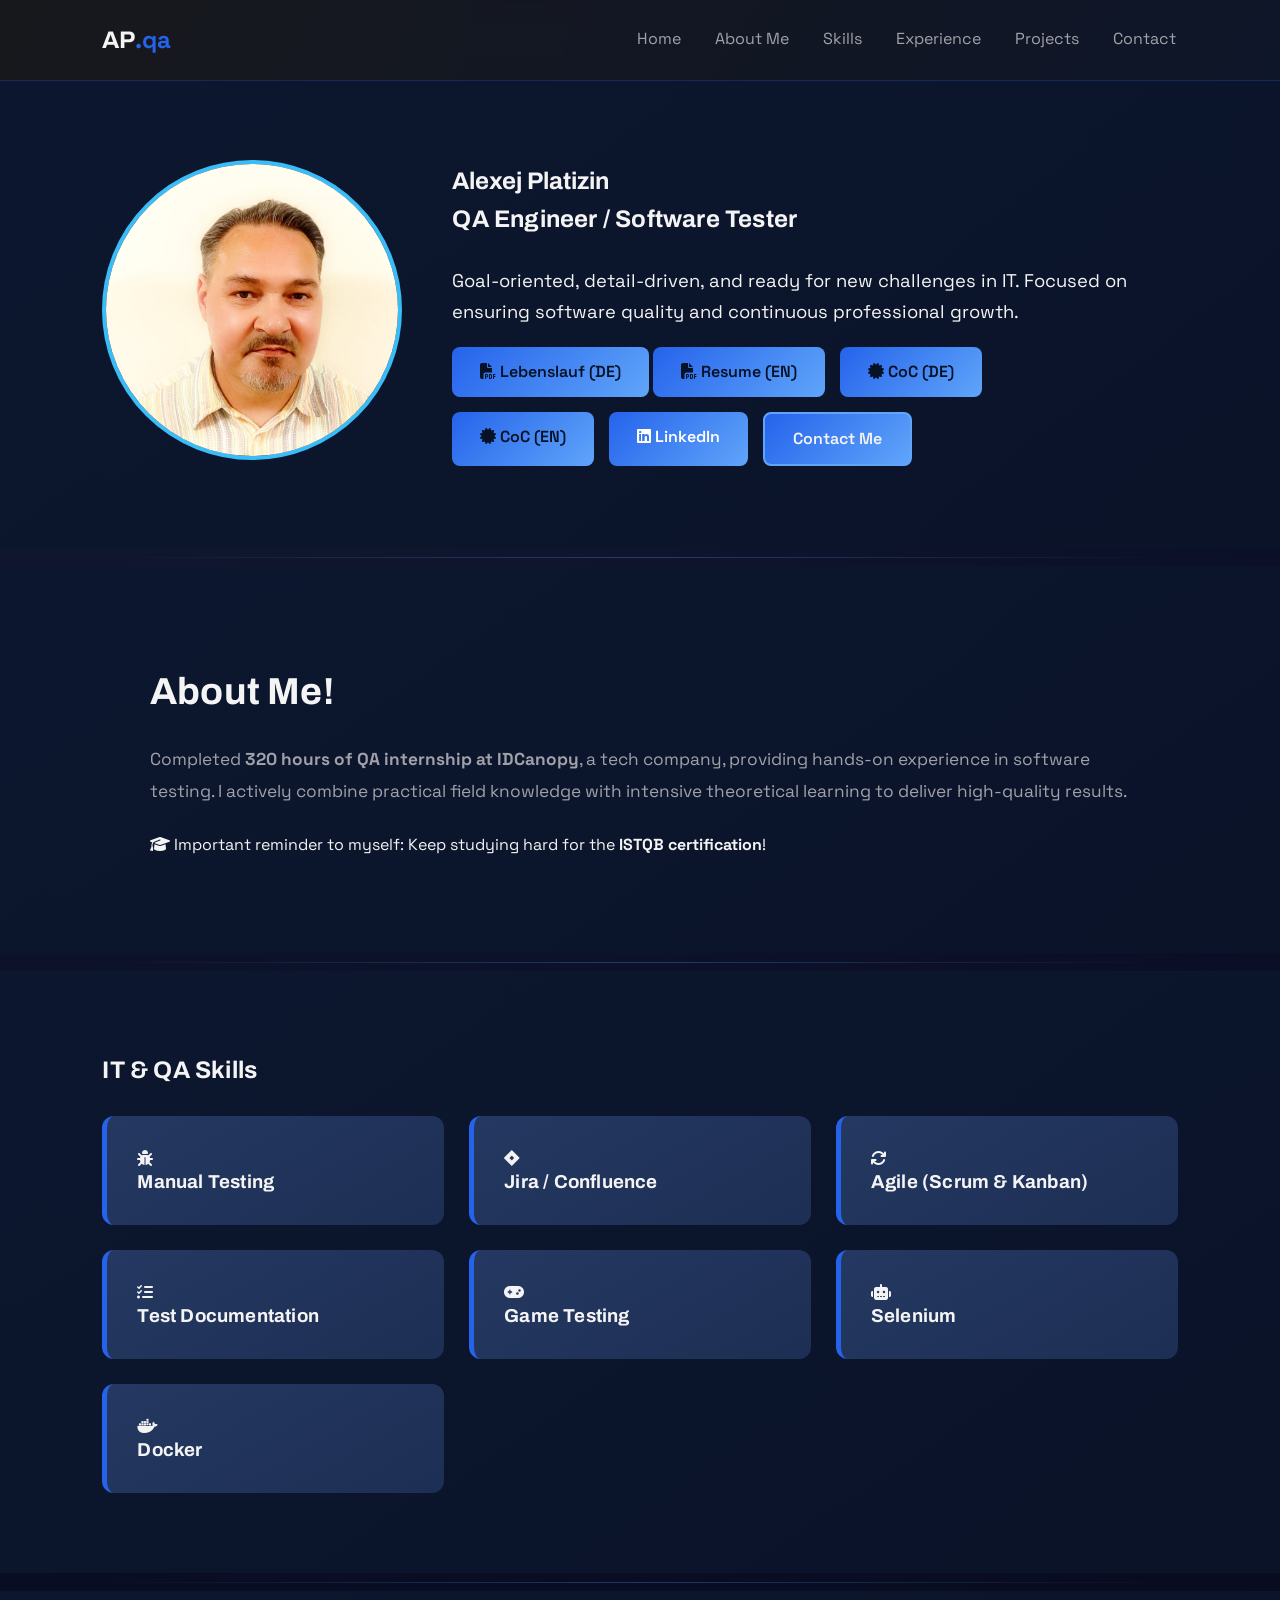
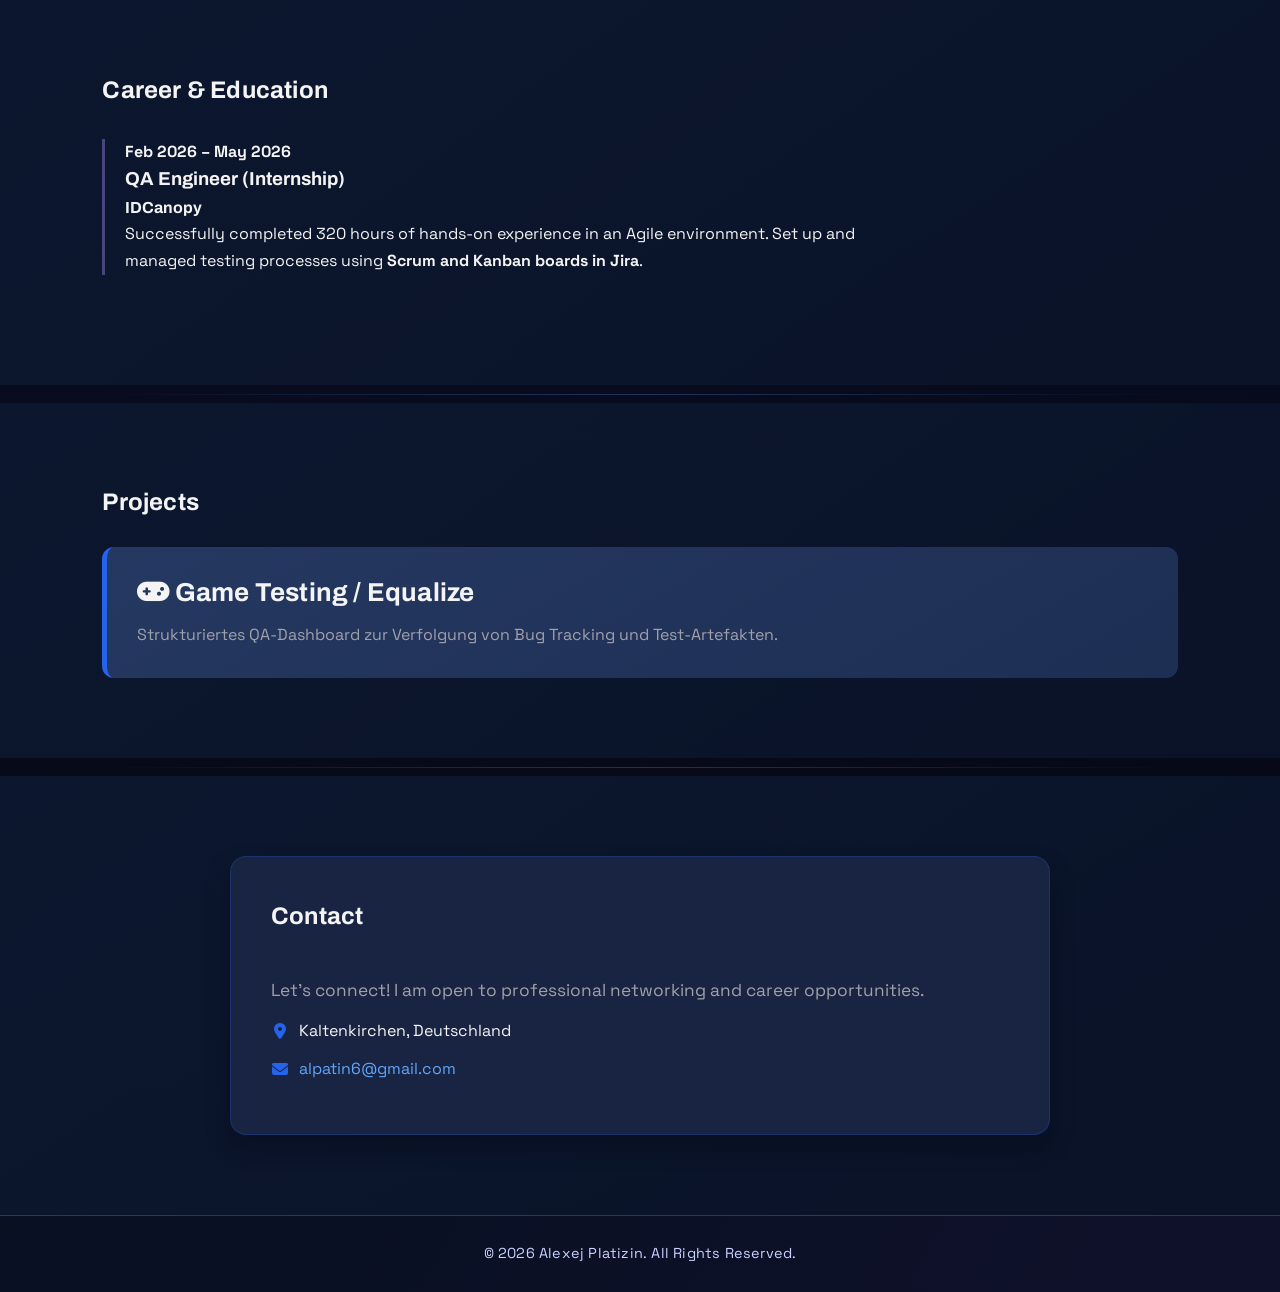
<file: index.html>
<!DOCTYPE html>
<html lang="en">
<head>
    <meta charset="UTF-8">
    <meta name="viewport" content="width=device-width, initial-scale=1.0">
    <title>Alexej Platizin | QA Engineer Portfolio</title>
    <link href="https://fonts.googleapis.com/css2?family=Archivo:wght@400;500;600;700&family=Space+Grotesk:wght@400;500;600;700&display=swap" rel="stylesheet">
    <link rel="stylesheet" href="https://cdnjs.cloudflare.com/ajax/libs/font-awesome/6.4.0/css/all.min.css">
    <link rel="stylesheet" href="style.css">
</head>
<body>

    <header class="navbar">
        <div class="logo">AP<span>.qa</span></div>
        <button type="button" class="nav-toggle" aria-expanded="false" aria-controls="primary-nav" aria-label="Toggle navigation menu">
            <i class="fas fa-bars" aria-hidden="true"></i>
        </button>
        <nav id="primary-nav" class="primary-nav">
            <a href="#home">Home</a>
            <a href="#about">About Me</a>
            <a href="#skills">Skills</a>
            <a href="#experience">Experience</a>
            <a href="#projects">Projects</a>
            <a href="#contact">Contact</a>
        </nav>
    </header>

    <section id="home" class="hero-section">
        <div class="hero-container">
            <div class="hero-image">
                <img src="foto.jpg" alt="Alexej Platizin">
            </div>
            <div class="hero-text">
                <h1>Alexej Platizin</h1>
                <h2>QA Engineer / Software Tester</h2>
                <p>Goal-oriented, detail-driven, and ready for new challenges in IT. Focused on ensuring software quality and continuous professional growth.</p>
                <div class="hero-buttons">
                    <div class="cv-buttons-wrapper">
                        <a href="cv-alexej-platizin-de.pdf" target="_blank" class="btn">
                            <i class="fas fa-file-pdf"></i> Lebenslauf (DE)
                        </a>
                        <a href="cv-alexej-platizin-en.pdf" target="_blank" class="btn">
                            <i class="fas fa-file-pdf"></i> Resume (EN)
                        </a>
                    </div>
                    <a href="alexej-platizin-coc-de.pdf" target="_blank" class="btn btn-certificate"><i class="fas fa-certificate"></i> CoC (DE)</a>
                    <a href="alexej-platizin-coc-en.pdf" target="_blank" class="btn btn-certificate"><i class="fas fa-certificate"></i> CoC (EN)</a>
                    <a href="https://www.linkedin.com/in/alexej-platizin/" target="_blank" class="btn btn-linkedin" style="background-color: #0077b5; color: white;"><i class="fab fa-linkedin"></i> LinkedIn</a>
                    <a href="#contact" class="btn btn-secondary">Contact Me</a>
                </div>
            </div>
        </div>
    </section>

    <section id="about" class="about-section">
        <div class="container">
            <h2>About Me!</h2>
            <div class="about-content">
                <p>Completed <strong>320 hours of QA internship at IDCanopy</strong>, a tech company, providing hands-on experience in software testing. I actively combine practical field knowledge with intensive theoretical learning to deliver high-quality results.</p>
                <div class="study-reminder">
                    <i class="fas fa-graduation-cap"></i> Important reminder to myself: Keep studying hard for the <strong>ISTQB certification</strong>!
                </div>
            </div>
        </div>
    </section>

    <section id="skills" class="skills-section">
        <div class="container">
            <h2>IT & QA Skills</h2>
            <div class="skills-grid">
                <div class="skill-card"><i class="fas fa-bug"></i><h3>Manual Testing</h3></div>
                <div class="skill-card"><i class="fab fa-jira"></i><h3>Jira / Confluence</h3></div>
                <div class="skill-card"><i class="fas fa-sync"></i><h3>Agile (Scrum & Kanban)</h3></div>
                <div class="skill-card"><i class="fas fa-tasks"></i><h3>Test Documentation</h3></div>
                <div class="skill-card"><i class="fas fa-gamepad"></i><h3>Game Testing</h3></div>
                <div class="skill-card"><i class="fas fa-robot"></i><h3>Selenium</h3></div>
                <div class="skill-card"><i class="fab fa-docker"></i><h3>Docker</h3></div>
            </div>
        </div>
    </section>

    <section id="experience" class="experience-section">
        <div class="container">
            <h2>Career & Education</h2>
            <div class="timeline">
                <div class="timeline-item">
                    <div class="timeline-date">Feb 2026 – May 2026</div>
                    <div class="timeline-content">
                        <h3>QA Engineer (Internship)</h3>
                        <h4>IDCanopy</h4>
                        <p>Successfully completed 320 hours of hands-on experience in an Agile environment. Set up and managed testing processes using <strong>Scrum and Kanban boards in Jira</strong>.</p>
                    </div>
                </div>
            </div>
        </div>
    </section>

    <section id="projects" class="projects-section">
        <div class="container">
            <h2>Projects</h2>
            <div class="projects-grid">
                <div class="project-card">
                    <h3><i class="fas fa-gamepad"></i> Game Testing / Equalize</h3>
                    <p>Strukturiertes QA-Dashboard zur Verfolgung von Bug Tracking und Test-Artefakten.</p>
                </div>
            </div>
        </div>
    </section>

    <section id="contact" class="contact-section">
        <div class="container">
            <div class="contact-box">
                <h2>Contact</h2>
                <p class="contact-lead">Let's connect! I am open to professional networking and career opportunities.</p>
                <div class="contact-info">
                    <p><i class="fas fa-map-marker-alt"></i> Kaltenkirchen, Deutschland</p>
                    <p><i class="fas fa-envelope"></i> <a href="mailto:alpatin6@gmail.com">alpatin6@gmail.com</a></p>
                </div>
            </div>
        </div>
    </section>

    <footer class="site-footer">
        <p class="footer-legal">&copy; 2026 Alexej Platizin. All Rights Reserved.</p>
    </footer>

    <button type="button" class="back-to-top" aria-label="Back to top">
        <i class="fas fa-arrow-up" aria-hidden="true"></i>
    </button>

</body>
</html>
</file>
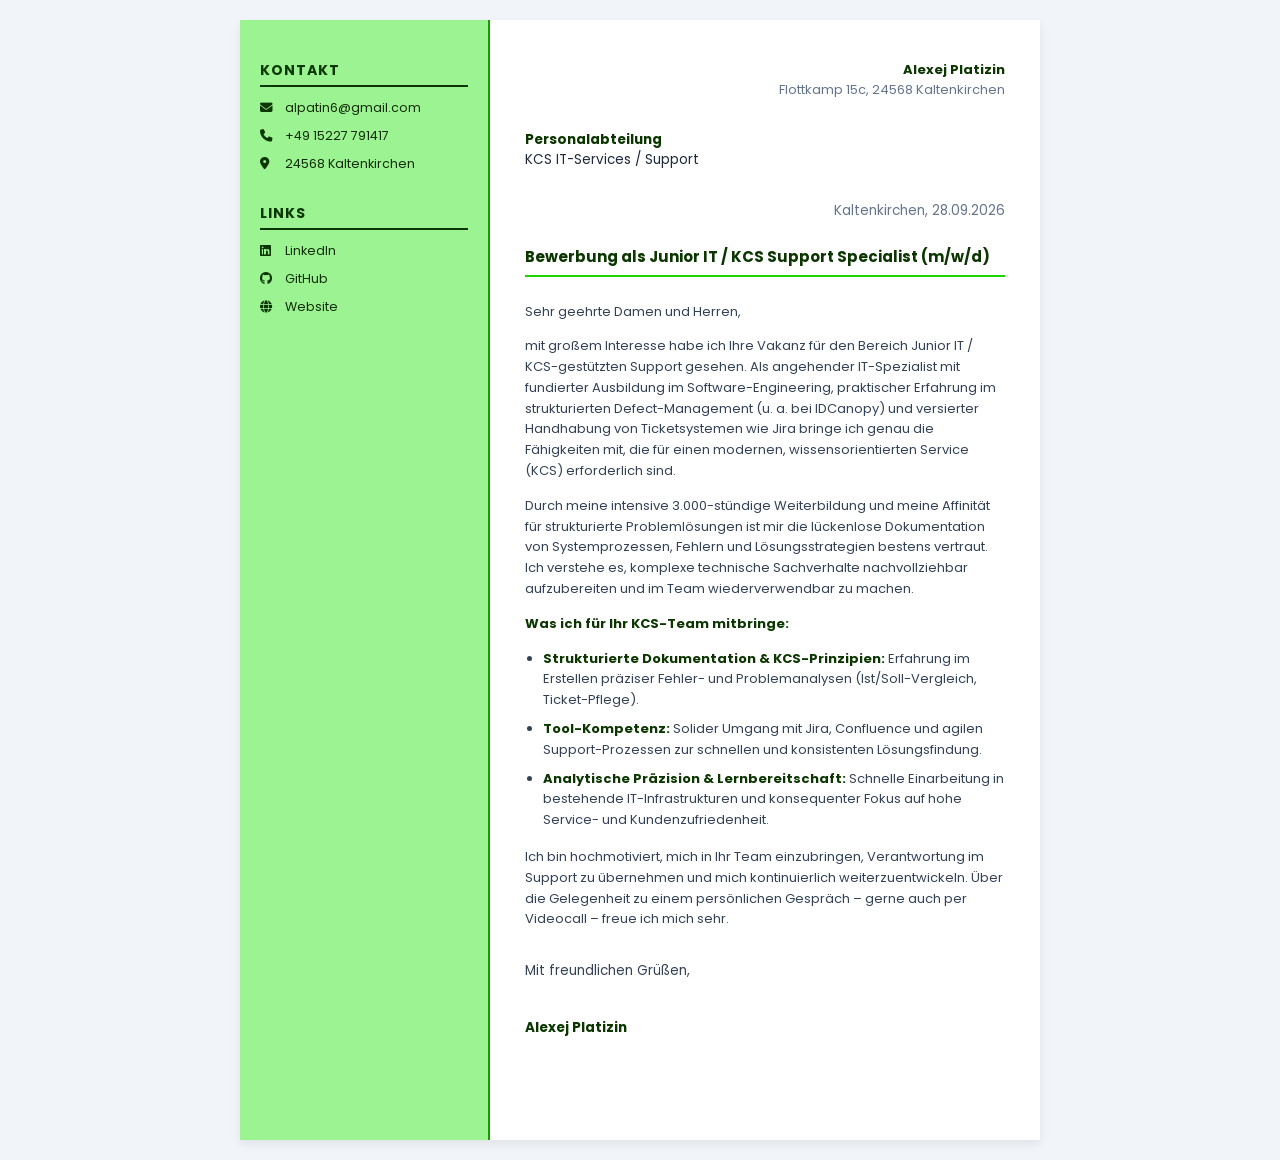
<file: anschreiben.html>
<!DOCTYPE html>
<html lang="de">
<head>
    <meta charset="UTF-8">
    <meta name="viewport" content="width=device-width, initial-scale=1.0">
    <title>Bewerbung - Alexej Platizin</title>
    <link href="https://fonts.googleapis.com/css2?family=Poppins:wght@300;400;600;700&display=swap" rel="stylesheet">
    <link rel="stylesheet" href="https://cdnjs.cloudflare.com/ajax/libs/font-awesome/6.4.0/css/all.min.css">
    <link rel="stylesheet" href="anschreiben.css">
</head>
<body>

    <div class="bewerbung-container">
        <!-- SIDEBAR LINKS (Salatgrün) -->
        <aside class="sidebar">
            <div class="sidebar-section">
                <h3>Kontakt</h3>
                <p><i class="fas fa-envelope"></i> alpatin6@gmail.com</p>
                <p><i class="fas fa-phone"></i> +49 15227 791417</p>
                <p><i class="fas fa-map-marker-alt"></i> 24568 Kaltenkirchen</p>
            </div>

            <div class="sidebar-section">
                <h3>Links</h3>
                <p><i class="fab fa-linkedin"></i> <a href="https://www.linkedin.com/in/alexej-platizin" target="_blank">LinkedIn</a></p>
                <p><i class="fab fa-github"></i> <a href="https://github.com/Alexej76-ux" target="_blank">GitHub</a></p>
                <p><i class="fas fa-globe"></i> <a href="https://alexej-qa-portfolio.vercel.app" target="_blank">Website</a></p>
            </div>
        </aside>

        <!-- HAUPTINHALT RECHTS -->
        <main class="main-content">
            <div class="sender-info">
                <strong>Alexej Platizin</strong><br>
                Flottkamp 15c, 24568 Kaltenkirchen
            </div>

            <div class="recipient-info">
                <strong>Personalabteilung</strong><br>
                KCS IT-Services / Support
            </div>

            <div class="date-line">
                Kaltenkirchen, 28.09.2026
            </div>

            <h1 class="subject">Bewerbung als Junior IT / KCS Support Specialist (m/w/d)</h1>

            <div class="letter-body">
                <p>Sehr geehrte Damen und Herren,</p>

                <p>mit großem Interesse habe ich Ihre Vakanz für den Bereich Junior IT / KCS-gestützten Support gesehen. Als angehender IT-Spezialist mit fundierter Ausbildung im Software-Engineering, praktischer Erfahrung im strukturierten Defect-Management (u. a. bei IDCanopy) und versierter Handhabung von Ticketsystemen wie Jira bringe ich genau die Fähigkeiten mit, die für einen modernen, wissensorientierten Service (KCS) erforderlich sind.</p>

                <p>Durch meine intensive 3.000-stündige Weiterbildung und meine Affinität für strukturierte Problemlösungen ist mir die lückenlose Dokumentation von Systemprozessen, Fehlern und Lösungsstrategien bestens vertraut. Ich verstehe es, komplexe technische Sachverhalte nachvollziehbar aufzubereiten und im Team wiederverwendbar zu machen.</p>

                <p><strong>Was ich für Ihr KCS-Team mitbringe:</strong></p>
                <ul>
                    <li><strong>Strukturierte Dokumentation & KCS-Prinzipien:</strong> Erfahrung im Erstellen präziser Fehler- und Problemanalysen (Ist/Soll-Vergleich, Ticket-Pflege).</li>
                    <li><strong>Tool-Kompetenz:</strong> Solider Umgang mit Jira, Confluence und agilen Support-Prozessen zur schnellen und konsistenten Lösungsfindung.</li>
                    <li><strong>Analytische Präzision & Lernbereitschaft:</strong> Schnelle Einarbeitung in bestehende IT-Infrastrukturen und konsequenter Fokus auf hohe Service- und Kundenzufriedenheit.</li>
                </ul>

                <p>Ich bin hochmotiviert, mich in Ihr Team einzubringen, Verantwortung im Support zu übernehmen und mich kontinuierlich weiterzuentwickeln. Über die Gelegenheit zu einem persönlichen Gespräch – gerne auch per Videocall – freue ich mich sehr.</p>

                <div class="signature">
                    <p>Mit freundlichen Grüßen,</p><br>
                    <p><strong>Alexej Platizin</strong></p>
                </div>
            </div>
        </main>
    </div>

</body>
</html>
</file>
<file: style.css>
/* --- BASIS-EINSTELLUNGEN --- */
:root {
    --color-primary: #18181B;
    --color-secondary: #3F3F46;
    --color-cta: #2563EB;
    --bg-base: #0A0E27;
    --bg-elevated: #121212;
    --surface-primary: #1b2238;
    --surface-secondary: #252d45;
    --text-primary: #F4F4F5;
    --text-secondary: #A1A1AA;
    --accent-primary: var(--color-cta);
    --accent-secondary: #60A5FA;
    --accent-tertiary: #22C55E;
    --space-sm: 0.5rem;
    --space-md: 1rem;
    --space-lg: 1.5rem;
    --space-xl: 2rem;
    --shadow-md: 0 4px 6px rgba(0, 0, 0, 0.2);
    --shadow-lg: 0 10px 15px rgba(0, 0, 0, 0.25);
}

* {
    margin: 0;
    padding: 0;
    box-sizing: border-box;
    font-family: 'Space Grotesk', sans-serif;
}

html,
body {
    overflow-x: hidden;
    max-width: 100%;
}

html {
    scroll-padding-top: 96px;
}

h1, h2, h3, h4, .logo {
    font-family: 'Archivo', sans-serif;
}

body {
    background: radial-gradient(circle at 15% 0%, #141b33 0%, var(--bg-base) 45%, #05070f 100%) !important;
    color: var(--text-primary);
    scroll-behavior: smooth;
    padding-top: 80px;
    line-height: 1.6;
}

span.highlight, .section-title span {
    color: var(--accent-primary);
}

/* --- NAVIGATION BAR --- */
.navbar {
    display: flex;
    justify-content: space-between;
    align-items: center;
    gap: var(--space-md);
    padding: 20px 8%;
    background: linear-gradient(120deg, rgba(24, 24, 27, 0.96), rgba(15, 23, 42, 0.96));
    position: fixed;
    width: 100%;
    top: 0;
    z-index: 1000;
    border-bottom: 1px solid rgba(37, 99, 235, 0.25);
    backdrop-filter: blur(10px);
}

.nav-toggle {
    display: none;
    border: 1px solid rgba(96, 165, 250, 0.45);
    background: rgba(37, 99, 235, 0.12);
    color: var(--text-primary);
    border-radius: 8px;
    width: 42px;
    height: 42px;
    cursor: pointer;
    transition: background-color 0.2s ease, border-color 0.2s ease;
}

.nav-toggle:hover {
    background: rgba(37, 99, 235, 0.22);
    border-color: var(--accent-secondary);
}

.nav-toggle:focus-visible {
    outline: 2px solid var(--color-cta);
    outline-offset: 2px;
}

.primary-nav {
    display: flex;
    align-items: center;
}

.navbar .logo {
    font-size: 24px;
    font-weight: 700;
    color: var(--text-primary);
}

.navbar .logo span {
    color: var(--accent-primary);
}

.navbar nav a {
    color: var(--text-secondary);
    text-decoration: none;
    margin-left: 30px;
    padding: 6px 2px;
    border-bottom: 2px solid transparent;
    transition: color 0.2s ease, border-color 0.2s ease, transform 0.2s ease;
}

.navbar nav a:hover {
    color: var(--accent-primary);
    border-bottom-color: rgba(56, 189, 248, 0.75);
    transform: translateY(-1px);
}

.navbar nav a.active {
    color: var(--text-primary);
    border-bottom-color: rgba(96, 165, 250, 0.85);
}

.navbar nav a:focus-visible {
    outline: 2px solid var(--accent-primary);
    outline-offset: 3px;
    border-radius: 6px;
}

/* --- SEKTIONEN-LAYOUT --- */
.hero-section, .about-section, #skills, .projects-section, .contact-section {
    padding: 80px 8%;
}

section {
    scroll-margin-top: 96px;
}

section + section {
    margin-top: 18px;
    position: relative;
}

section + section::before {
    content: "";
    position: absolute;
    top: -9px;
    left: 8%;
    right: 8%;
    height: 1px;
    background: linear-gradient(90deg, transparent, rgba(96, 165, 250, 0.28), transparent);
}

section h2 {
    margin-bottom: 26px;
    letter-spacing: 0.2px;
}

section:target {
    outline: 1px solid rgba(96, 165, 250, 0.35);
    outline-offset: -1px;
}

.section-container {
    max-width: 1200px;
    margin: 0 auto;
}

.section-title {
    font-size: 36px;
    text-align: center;
    margin-bottom: 40px;
    color: #fff;
}

.hero-section, .about-section, #skills, .experience-section, .projects-section, .contact-section {
    background: linear-gradient(145deg, rgba(12, 23, 47, 0.96), rgba(10, 19, 40, 0.96));
}


#skills > h2,
#skills > .skills-grid,
.projects-section > h2,
.projects-section > .projects-grid,
.experience-section > h2,
.experience-section > .timeline,
.experience-section > .compressed-experience {
    max-width: 1200px;
    margin-left: auto;
    margin-right: auto;
}

.skill-card h3, .project-card h3 {
    line-height: 1.25;
    letter-spacing: 0.2px;
}

.timeline-content p {
    line-height: 1.7;
    max-width: 78ch;
}

/* --- HERO SECTION --- */
.hero-container {
    display: flex;
    align-items: center;
    gap: 50px;
    max-width: 1200px;
    margin: 0 auto;
}

.hero-text {
    max-width: 680px;
}

.hero-text p {
    margin-top: 8px;
    font-size: 1.15rem;
    line-height: 1.7;
}

.hero-image img {
    width: 300px;
    height: 300px;
    object-fit: cover;
    border-radius: 50%;
    border: 4px solid #38bdf8;
}

.hero-content {
    flex: 1;
}

.hero-content h1 {
    font-size: 48px;
    margin-bottom: 10px;
    color: #fff;
}

.hero-content h2 {
    font-size: 24px;
    color: #94a3b8;
    margin-bottom: 20px;
}

/* Исправлено: Объединил дублирующиеся свойства для кнопок */
.hero-buttons {
    display: flex;
    gap: 15px;
    flex-wrap: wrap;
    margin-top: 20px;
}

/* --- BUTTONS --- */
.btn {
    min-height: 44px;
    padding: 12px 28px;
    border-radius: 8px;
    text-decoration: none;
    font-weight: 600;
    display: inline-block;
    transition: background-color 0.2s ease, opacity 0.2s ease, transform 0.2s ease, box-shadow 0.2s ease;
    background: linear-gradient(135deg, var(--accent-primary), var(--accent-secondary));
    color: #081226;
}

/* Исправлено: Эффект при наведении теперь работает на класс .btn */
.btn:hover {
    opacity: 0.92;
    transform: translateY(-2px);
    box-shadow: 0 10px 24px rgba(72, 141, 255, 0.3);
}

.btn:focus-visible {
    outline: 2px solid var(--accent-primary);
    outline-offset: 3px;
}

.btn-secondary {
    border: 2px solid var(--accent-secondary);
    color: var(--text-primary);
    background-color: rgba(10, 19, 40, 0.72);
}

.btn-secondary:hover {
    color: var(--text-primary);
    background-color: var(--accent-primary);
    border-color: var(--accent-primary);
}

.btn-secondary:focus-visible {
    outline: 2px solid var(--accent-secondary);
    outline-offset: 3px;
}

/* --- ABOUT SECTION --- */
.about-section {
    padding-top: 96px;
    padding-bottom: 96px;
}

.about-section h2 {
    max-width: 980px;
    margin: 0 auto 22px auto;
    font-size: clamp(1.9rem, 1.25rem + 1.5vw, 2.35rem);
    letter-spacing: 0.2px;
}

.about-content {
    max-width: 980px;
    margin: 0 auto;
}

.about-content p {
    font-size: 1.08rem;
    line-height: 1.85;
    color: var(--text-secondary);
    margin-bottom: 24px;
    text-wrap: pretty;
}

.about-content blockquote {
    background: linear-gradient(160deg, rgba(39, 58, 96, 0.94), rgba(26, 39, 80, 0.94));
    border: 1px solid rgba(167, 139, 250, 0.45);
    border-left: 4px solid var(--accent-secondary);
    border-radius: 14px;
    padding: 22px 24px;
    color: #dbeafe;
    line-height: 1.75;
}

.about-content blockquote i.fa-graduation-cap {
    color: var(--accent-primary);
    margin-right: 8px;
}

.about-doc-link {
    display: inline-flex;
    align-items: center;
    gap: 8px;
    margin-right: 12px;
    margin-top: 8px;
    padding: 7px 12px;
    border-radius: 8px;
    border: 1px solid rgba(167, 139, 250, 0.65);
    color: #c4b5fd;
    text-decoration: none;
    transition: background-color 0.2s ease, transform 0.2s ease, color 0.2s ease;
}

.about-doc-link:hover {
    background-color: rgba(167, 139, 250, 0.17);
    color: #ede9fe;
    transform: translateY(-1px);
}

.about-doc-link:focus-visible {
    outline: 2px solid var(--accent-secondary);
    outline-offset: 2px;
}

/* --- TIMELINE (BERUFSWEG & BILDUNG) --- */
.experience-section {
    padding: 80px 8%;
}

.timeline {
    margin-top: 30px;
}

.timeline-item {
    margin-bottom: 30px;
    padding-left: 20px;
    border-left: 3px solid rgba(167, 139, 250, 0.4);
    transition: border-color 0.2s ease, transform 0.2s ease;
}

.timeline-item:hover {
    border-left-color: var(--accent-secondary);
    transform: translateX(2px);
}

.timeline-date {
    font-weight: bold;
}

/* --- KOMPRIMIERTER HANDWERKSBEREICH --- */
.compressed-experience {
    margin-top: 40px;
    padding: 30px;
    background: linear-gradient(140deg, rgba(36, 54, 92, 0.96), rgba(30, 44, 78, 0.96));
    border-radius: 12px;
    border-left: 5px solid var(--accent-secondary);
    transition: box-shadow 0.2s ease, transform 0.2s ease, border-color 0.2s ease;
}

.compressed-experience:hover {
    transform: translateY(-2px);
    border-left-color: var(--accent-primary);
    box-shadow: 0 12px 24px rgba(2, 6, 23, 0.35);
}

.compressed-experience h3 {
    font-size: 20px;
    margin-bottom: 10px;
}

.compressed-experience ul li {
    font-size: 15px;
    color: var(--text-secondary);
}

/* --- SKILLS & PROJEKTE CARDS --- */
.skills-grid, .projects-grid {
    display: grid;
    grid-template-columns: repeat(auto-fit, minmax(300px, 1fr));
    gap: 25px;
    margin-top: 20px;
}

.projects-grid {
    align-items: start;
}

.skill-card, .project-card {
    background: linear-gradient(150deg, rgba(38, 58, 100, 0.95), rgba(30, 48, 86, 0.95));
    padding: 30px;
    border-radius: 12px;
    border-left: 5px solid var(--accent-primary);
    transition: transform 0.2s ease, box-shadow 0.2s ease, border-color 0.2s ease;
}

.skill-card:hover, .project-card:hover {
    transform: translateY(-4px);
    border-left-color: var(--accent-tertiary);
    box-shadow: 0 12px 28px rgba(2, 6, 23, 0.4);
}

.project-card {
    display: flex;
    flex-direction: column;
    gap: 14px;
    min-height: 0;
}

.project-card h3 {
    font-size: 1.62rem;
    line-height: 1.2;
    color: var(--text-primary);
}

.project-card p {
    color: var(--text-secondary);
    line-height: 1.65;
}

.project-meta-title {
    margin-top: 4px;
    color: var(--accent-tertiary);
    font-size: 1rem;
}

.project-standards {
    list-style: disc;
    padding-left: 22px;
    margin-bottom: 4px;
    color: var(--text-secondary);
    display: grid;
    gap: 8px;
}

.project-standards li {
    line-height: 1.55;
    position: relative;
    padding-left: 1.3rem;
}

.project-standards li i {
    color: var(--accent-primary);
    position: absolute;
    left: 0;
    top: 0.28rem;
    width: 1rem;
}

.project-link-btn {
    margin-top: auto;
    align-self: flex-start;
    background: linear-gradient(135deg, var(--accent-tertiary), #22d3ee);
    color: #072433;
    font-weight: 700;
}

.project-link-btn:hover {
    box-shadow: 0 10px 24px rgba(52, 211, 153, 0.28);
}

.skill-icon {
    font-size: 28px;
    color: var(--accent-tertiary);
    margin-bottom: 15px;
}

.project-badge {
    background-color: rgba(52, 211, 153, 0.2);
    color: var(--accent-tertiary);
    padding: 5px 10px;
    display: inline-block;
    border-radius: 20px;
    font-size: 12px;
    margin-bottom: 10px;
}

.project-desc {
    font-size: 15px;
    color: var(--text-secondary);
    line-height: 1.5;
}

.workflow-list {
    list-style: none;
    margin-top: 15px;
}

.workflow-list li {
    margin-bottom: 10px;
    color: var(--text-secondary);
    font-size: 14px;
}

.workflow-list li i {
    color: var(--accent-primary);
    margin-right: 10px;
}

@media (max-width: 900px) {
    body {
        padding-top: 88px;
    }

    .navbar {
        flex-wrap: wrap;
        align-items: center;
        padding: 14px 6%;
    }

    .nav-toggle {
        display: inline-flex;
        align-items: center;
        justify-content: center;
        margin-left: auto;
    }

    .primary-nav {
        display: none;
        flex-direction: column;
        align-items: stretch;
        width: 100%;
        gap: 4px;
        padding-top: 8px;
    }

    .primary-nav.is-open {
        display: flex;
    }

    .navbar nav a {
        margin-left: 0;
        min-height: 44px;
        font-size: 0.95rem;
        padding: 10px 8px;
        border-radius: 8px;
        border-bottom: none;
    }

    .navbar nav a:hover {
        background: rgba(37, 99, 235, 0.16);
        transform: none;
    }
}

@media (max-width: 768px) {
    body {
        padding-top: 124px;
    }

    .hero-section, .about-section, #skills, .projects-section, .contact-section, .experience-section {
        padding: 64px 6%;
    }

    section + section {
        margin-top: 12px;
    }

    .hero-container {
        gap: 30px;
    }

    .hero-image img {
        width: 240px;
        height: 240px;
    }

    .about-section {
        padding-top: 74px;
        padding-bottom: 74px;
    }

    .about-section h2 {
        margin-bottom: 16px;
    }

    .about-content p {
        font-size: 1rem;
        line-height: 1.75;
    }

    .about-content blockquote {
        padding: 18px;
    }

    .about-doc-link {
        width: 100%;
        justify-content: center;
        margin-right: 0;
    }

    .project-card {
        gap: 12px;
    }

    .project-card h3 {
        font-size: 1.35rem;
    }

    .project-link-btn {
        width: 100%;
        justify-content: center;
        text-align: center;
    }

    .skill-card:hover, .project-card:hover {
        transform: translateY(-2px);
        box-shadow: 0 8px 18px rgba(2, 6, 23, 0.32);
    }

    .contact-box {
        padding: 28px 22px;
        border-radius: 14px;
    }

    .contact-lead {
        font-size: 1rem;
    }
}

/* --- KONTAKT & IMPRESSUM --- */
.contact-box {
    background: rgba(27, 39, 69, 0.92);
    padding: 40px;
    border-radius: 16px;
    text-align: left;
    max-width: 820px;
    margin: 0 auto;
    border: 1px solid rgba(37, 99, 235, 0.24);
    box-shadow: 0 12px 24px rgba(3, 7, 18, 0.32);
}

.contact-section .contact-box {
    display: grid;
    gap: 14px;
}

.contact-lead {
    color: var(--text-secondary);
    font-size: 1.08rem;
    line-height: 1.65;
    max-width: 70ch;
}

.contact-info p {
    display: flex;
    align-items: center;
    gap: 10px;
    margin-bottom: 12px;
    color: var(--text-primary);
}

.contact-info i {
    color: var(--accent-primary);
    width: 18px;
    text-align: center;
}

.contact-info a {
    color: var(--accent-secondary);
    text-decoration: none;
    border-bottom: 1px solid transparent;
    transition: color 0.2s ease, border-color 0.2s ease;
}

.contact-info a:hover {
    color: var(--accent-primary);
    border-bottom-color: rgba(37, 99, 235, 0.65);
}

.contact-info a:focus-visible {
    outline: 2px solid var(--accent-secondary);
    outline-offset: 2px;
    border-radius: 4px;
}

/* Исправлено: Перекрасил Footer под общую темную тему портфолио */
.site-footer {
    background: linear-gradient(120deg, rgba(8, 16, 34, 0.96), rgba(16, 18, 43, 0.96));
    color: var(--text-secondary);
    padding: 26px 20px;
    font-size: 0.9rem;
    line-height: 1.6;
    border-top: 1px solid rgba(125, 211, 252, 0.22);
}

.footer-legal {
    text-align: center;
    letter-spacing: 0.2px;
    color: #c7d2fe;
}

.footer-container {
    max-width: 1200px;
    margin: 0 auto;
    display: flex;
    flex-wrap: wrap;
    gap: 40px;
}

.footer-section {
    flex: 1;
    min-width: 280px;
}

.footer-section h3 {
    font-size: 1.2rem;
    margin-bottom: 15px;
    color: #fff;
    border-bottom: 2px solid #38bdf8;
    padding-bottom: 5px;
    display: inline-block;
}

.footer-section h4 {
    font-size: 1rem;
    margin-top: 15px;
    margin-bottom: 5px;
    color: #94a3b8;
}

.footer-section p {
    margin-bottom: 10px;
}

.footer-section a {
    color: #38bdf8;
    text-decoration: none;
}

.footer-section a:hover {
    text-decoration: underline;
}

.footer-bottom {
    text-align: center;
    margin-top: 30px;
    padding-top: 20px;
    border-top: 1px solid rgba(255, 255, 255, 0.05);
    font-size: 0.8rem;
    color: #64748b;
}


.cursor-trail-dot {
    position: fixed;
    top: 0;
    left: 0;
    width: 8px;
    height: 8px;
    border-radius: 50%;
    background: rgba(96, 165, 250, 0.55);
    pointer-events: none;
    z-index: 1200;
    transform: translate(-50%, -50%);
    box-shadow: 0 0 10px rgba(37, 99, 235, 0.35);
    opacity: 0;
    transition: opacity 0.2s ease;
}


a:focus-visible,
button:focus-visible {
    outline: 2px solid var(--accent-secondary);
    outline-offset: 2px;
}

/* --- Interaction defaults --- */
a,
button,
.btn,
.navbar nav a,
.skill-card,
.project-card,
.nav-toggle,
.about-doc-link,
.timeline-item,
.contact-info a {
    cursor: pointer;
}

@media (prefers-reduced-motion: reduce) {
    *,
    *::before,
    *::after {
        animation-duration: 0.01ms !important;
        animation-iteration-count: 1 !important;
        transition-duration: 0.01ms !important;
        scroll-behavior: auto !important;
    }
}

.back-to-top {
    position: fixed;
    right: 24px;
    bottom: 24px;
    width: 44px;
    height: 44px;
    border-radius: 999px;
    border: 1px solid rgba(96, 165, 250, 0.45);
    background: rgba(10, 19, 40, 0.82);
    color: var(--text-primary);
    display: inline-flex;
    align-items: center;
    justify-content: center;
    opacity: 0;
    visibility: hidden;
    transform: translateY(8px);
    transition: opacity 0.2s ease, transform 0.2s ease, visibility 0.2s ease;
    z-index: 1100;
}

.back-to-top.visible {
    opacity: 1;
    visibility: visible;
    transform: translateY(0);
}

.back-to-top:hover {
    background: var(--accent-primary);
}
</file>
<file: anschreiben.css>
* {
    margin: 0;
    padding: 0;
    box-sizing: border-box;
    font-family: 'Poppins', sans-serif;
    -webkit-print-color-adjust: exact !important;
    print-color-adjust: exact !important;
}

body {
    background-color: #f1f5f9;
    padding: 20px 0;
    display: flex;
    justify-content: center;
}

.bewerbung-container {
    width: 800px;
    min-height: 1120px;
    background-color: #ffffff;
    display: flex;
    box-shadow: 0 4px 10px rgba(0, 0, 0, 0.08);
}

/* SIDEBAR LINKS - Salatgrün */
.sidebar {
    width: 250px;
    background-color: #9cf392 !important;
    padding: 40px 20px;
    border-right: 2px solid #149c00;
}

.sidebar-section {
    margin-bottom: 30px;
}

.sidebar-section h3 {
    font-size: 14px;
    color: #0b3600 !important;
    margin-bottom: 12px;
    text-transform: uppercase;
    letter-spacing: 1px;
    border-bottom: 2px solid #0b3600 !important;
    padding-bottom: 4px;
}

.sidebar-section p,
.sidebar-section a {
    font-size: 12.5px;
    color: #112b05 !important;
    text-decoration: none;
    margin-bottom: 10px;
    word-break: break-all;
}

.sidebar-section i {
    color: #0b3600 !important;
    margin-right: 8px;
    width: 14px;
}

/* HAUPTINHALT RECHTS */
.main-content {
    flex: 1;
    padding: 40px 35px;
    background-color: #ffffff;
}

strong, b {
    color: #0b3600 !important;
    font-weight: 700;
}

.sender-info {
    font-size: 13px;
    color: #64748b;
    text-align: right;
    margin-bottom: 30px;
}

.recipient-info {
    font-size: 13.5px;
    color: #1e293b;
    line-height: 1.5;
    margin-bottom: 30px;
}

.date-line {
    text-align: right;
    font-size: 13.5px;
    color: #64748b;
    margin-bottom: 25px;
}

.subject {
    font-size: 15px;
    color: #0b3600 !important;
    font-weight: 700;
    margin-bottom: 25px;
    line-height: 1.4;
    border-bottom: 2px solid #1CD400;
    padding-bottom: 8px;
}

.letter-body {
    font-size: 13px;
    color: #334155;
    line-height: 1.6;
}

.letter-body p {
    margin-bottom: 14px;
}

.letter-body ul {
    margin-left: 18px;
    margin-bottom: 16px;
}

.letter-body ul li {
    margin-bottom: 8px;
}

.signature {
    margin-top: 30px;
    font-size: 13.5px;
}

/* DRUCK-EINSTELLUNGEN */
@media print {
    body {
        background-color: #ffffff;
        padding: 0;
    }
    .bewerbung-container {
        box-shadow: none;
        width: 100%;
        min-height: 100vh;
    }
}
</file>
